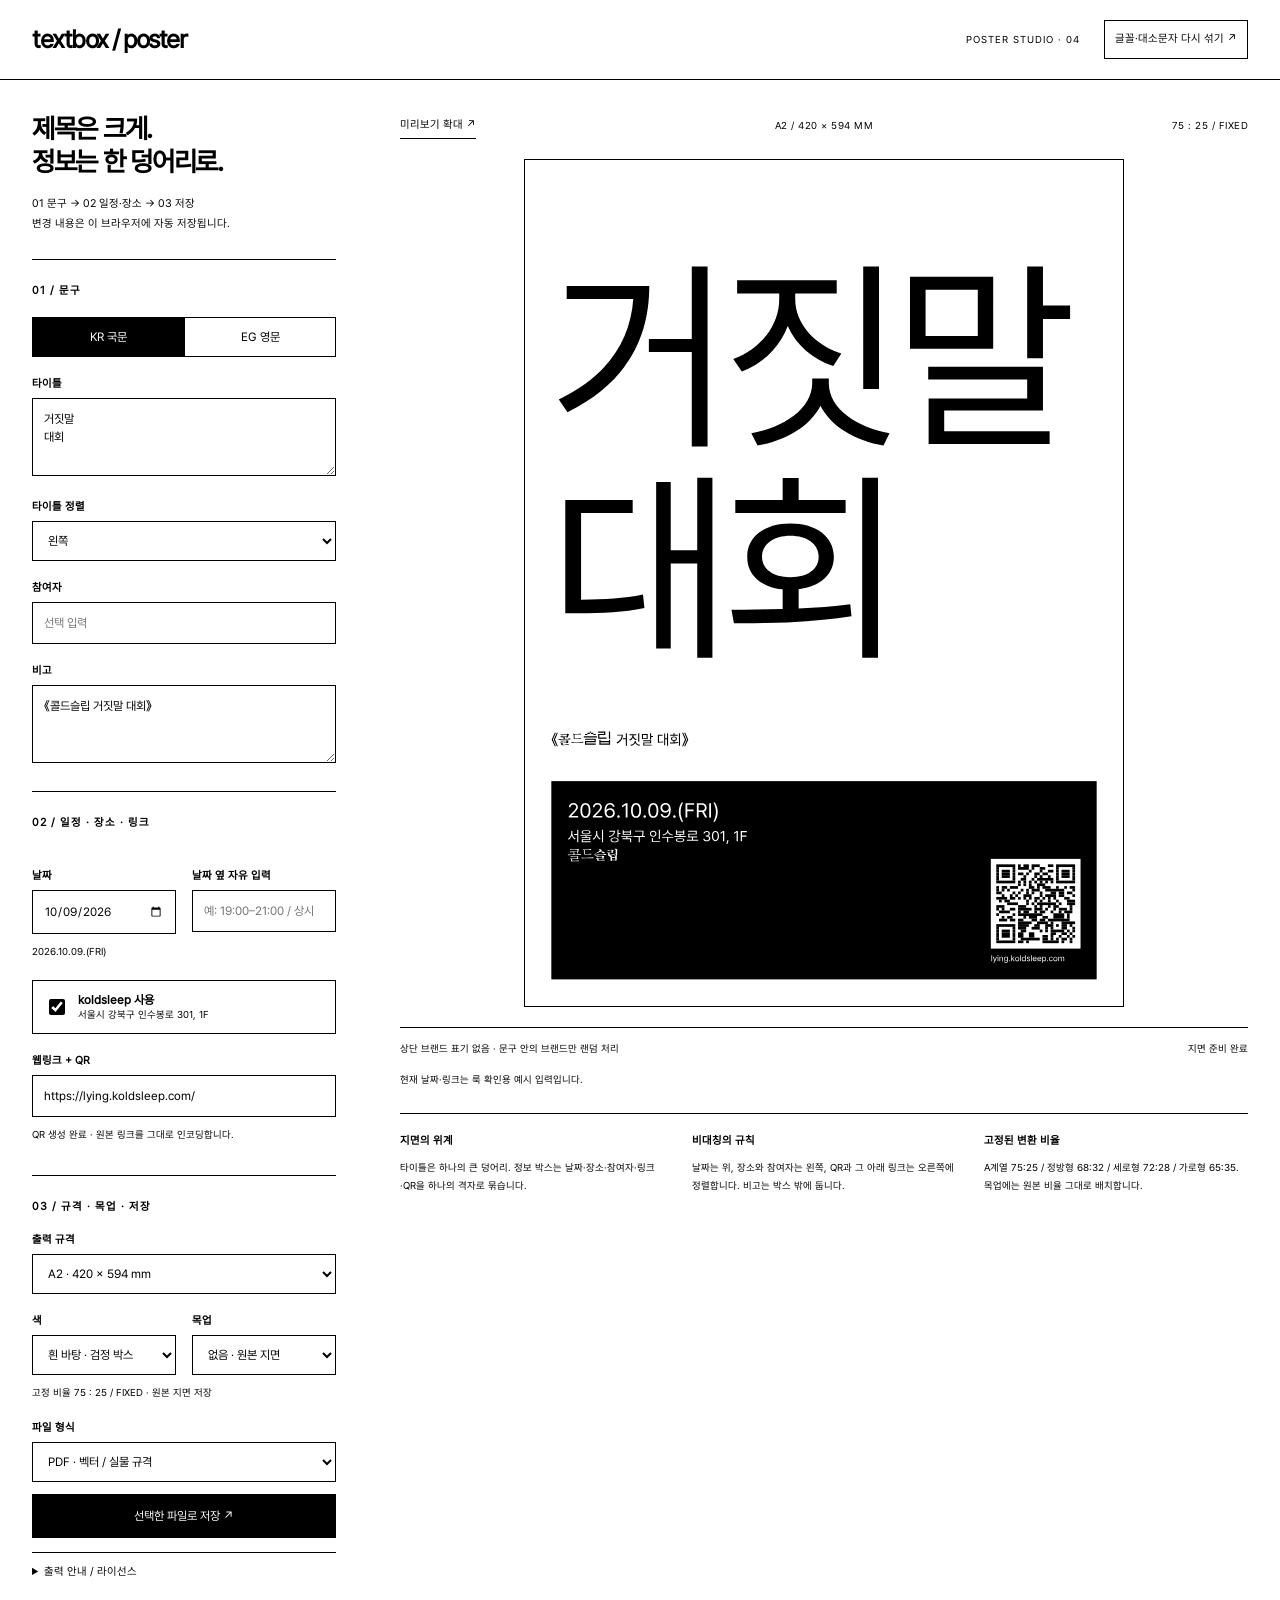
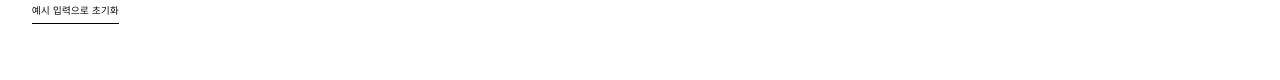
<file: index.html>
<!doctype html><html lang="ko"><head>
<link rel="icon" href="/favicon.ico?v=20261009" sizes="any">
<link rel="icon" type="image/png" sizes="32x32" href="/favicon-32.png?v=20261009">
<link rel="icon" type="image/png" sizes="16x16" href="/favicon-16.png?v=20261009">
<link rel="apple-touch-icon" sizes="180x180" href="/favicon-180.png?v=20261009">
<meta charset="utf-8"><meta name="viewport" content="width=device-width,initial-scale=1,viewport-fit=cover"><meta name="theme-color" content="#ffffff"><title>textbox / Poster Studio</title><link rel="stylesheet" href="poster-studio.css"><script defer src="vendor/opentype.min.js"></script><script defer src="vendor/qrcode.js"></script><script defer src="vendor/qrcode_UTF8.js"></script><script defer src="vendor/jspdf.umd.min.js"></script><script defer src="vendor/svg2pdf.umd.min.js"></script><script defer src="poster-studio.js?v=20261009-link-left"></script></head><body>
<header><a href="#" aria-label="textbox poster studio">textbox / poster</a><span>POSTER STUDIO · 04</span><button id="reroll">글꼴·대소문자 다시 섞기 ↗</button></header>
<main><aside><div class="intro"><h1>제목은 크게.<br>정보는 한 덩어리로.</h1><p>01 문구 → 02 일정·장소 → 03 저장<br>변경 내용은 이 브라우저에 자동 저장됩니다.</p></div>
<section class="controls"><h2>01 / 문구</h2><div class="segmented" aria-label="표기 언어"><button id="kr" class="active" aria-pressed="true">KR 국문</button><button id="eg" aria-pressed="false">EG 영문</button></div><label for="title">타이틀</label><textarea id="title" maxlength="120" rows="3">거짓말
대회</textarea><label for="titleAlign">타이틀 정렬</label><select id="titleAlign"><option value="left">왼쪽</option><option value="center">가운데</option><option value="right">오른쪽</option></select><label for="artist">참여자</label><input id="artist" maxlength="120" placeholder="선택 입력"><label for="summary">비고</label><textarea id="summary" rows="3" maxlength="700" placeholder="선택 입력. 원문은 그대로 보관됩니다.">《콜드슬립 거짓말 대회》</textarea>
<div id="englishPanel" hidden><label for="enMode">영문 입력 방식</label><select id="enMode"><option value="auto">국문을 기본 양식으로 자동 번역</option><option value="manual">영문 직접 입력</option></select><button id="translate" class="wide">국문 → 영문 번역 / 갱신 ↗</button><p id="translationStatus" class="helper" role="status">번역 시 제목·비고·참여자·장소명를 Cloudflare AI로 보냅니다.</p><details><summary>영문 확인·수정 / 고정 양식</summary><label for="enTitle">English title</label><textarea id="enTitle" rows="2" maxlength="180">Lying
Contest</textarea><label for="enArtist">Artist / participants</label><input id="enArtist" maxlength="180"><label for="enSummary">Notes</label><textarea id="enSummary" rows="3" maxlength="1000">Lying Contest</textarea><label for="enVenue">Venue</label><input id="enVenue" maxlength="180" value="koldsleep"><p class="helper">Title → notes → date → participants → venue / address → link. 고정 용어: 콜드슬립 → koldsleep / 거짓말 대회 → Lying Contest. 고유명사의 공식 영문은 직접 확인·수정하세요. The Kitchen의 프로그램 정보 구조를 참고한 자체 양식입니다.</p><button id="copyCaption">영문 프로그램 정보 복사</button></details></div></section>
<section class="controls"><h2>02 / 일정 · 장소 · 링크</h2><div class="two"><div><label for="date">날짜</label><input id="date" type="date" value="2026-10-09"></div><div><label for="time">날짜 옆 자유 입력</label><input id="time" type="text" maxlength="80" value="" placeholder="예: 19:00–21:00 / 상시"></div></div><p id="datePreview" class="helper"></p><label class="check"><input id="defaultVenue" type="checkbox" checked><span>koldsleep 사용<br><small>서울시 강북구 인수봉로 301, 1F</small></span></label><div id="customVenue" hidden><label for="venue">장소 이름</label><input id="venue" maxlength="120" placeholder="장소명"><button id="addressSearch" class="wide">도로명 주소 검색 ↗</button><label for="address">국문 주소</label><input id="address" maxlength="220" placeholder="검색하거나 직접 입력"><label for="addressEn">영문 도로명 주소</label><input id="addressEn" maxlength="250" placeholder="주소 검색 시 함께 채워집니다"><label for="detail">상세 주소 / 층수</label><input id="detail" maxlength="80" placeholder="예: 1F"></div><label for="link">웹링크 + QR</label><input id="link" type="url" maxlength="300" value="https://lying.koldsleep.com/" placeholder="https://"><p id="qrStatus" class="helper">링크 옆에 QR을 자동 생성합니다.</p></section>
<section class="controls"><h2>03 / 규격 · 목업 · 저장</h2><label for="size">출력 규격</label><select id="size"><option value="a2">A2 · 420 × 594 mm</option><option value="a4">A4 · 210 × 297 mm</option><option value="square">웹 정방형 · 1080 × 1080</option><option value="instagram">인스타그램 세로 · 1080 × 1350</option><option value="twitter">트위터 / X · 1600 × 900</option></select><div class="two"><div><label for="theme">색</label><select id="theme"><option value="light">흰 바탕 · 검정 박스</option><option value="dark">검정 바탕 · 흰 박스</option></select></div><div><label for="mockup">목업</label><select id="mockup"><option value="none">없음 · 원본 지면</option><option value="wall">흰색 배경 · 1600 × 2000</option><option value="desk">검정색 배경 · 2000 × 1500</option></select></div></div><div id="mockupMargins" hidden><p class="helper">목업 여백 · 각 방향 0–40%</p><div class="two"><div><label for="marginTop">위 <output id="marginTopValue">15%</output></label><input id="marginTop" type="range" min="0" max="40" value="15"></div><div><label for="marginBottom">아래 <output id="marginBottomValue">15%</output></label><input id="marginBottom" type="range" min="0" max="40" value="15"></div><div><label for="marginLeft">왼쪽 <output id="marginLeftValue">15%</output></label><input id="marginLeft" type="range" min="0" max="40" value="15"></div><div><label for="marginRight">오른쪽 <output id="marginRightValue">15%</output></label><input id="marginRight" type="range" min="0" max="40" value="15"></div></div></div><p id="geometry" class="helper"></p><label for="exportFormat">파일 형식</label><select id="exportFormat"><option value="pdf">PDF · 벡터 / 실물 규격</option><option value="png">PNG · 고화질 / 무손실</option><option value="jpg">JPG · 인쇄 300ppi / 웹 원본 픽셀</option><option value="svg">Illustrator용 SVG · 글자 윤곽선</option><option value="eps">Illustrator용 EPS · 글자 윤곽선</option></select><button id="export" class="primary wide" disabled>폰트 준비 중…</button><p id="exportStatus" class="helper" role="status"></p><details><summary>출력 안내 / 라이선스</summary><p class="helper">A2·A4는 재단 크기, 도련 없음. PNG는 무손실로 저장합니다. A2·A4는 300ppi, 웹·SNS·목업은 가로·세로 2배 픽셀로 저장합니다. JPG는 RGB 300ppi 픽셀 수로 출력합니다. SVG·EPS는 글자를 벡터 윤곽선으로 저장합니다. Illustrator에서 열어 .ai로 저장할 수 있습니다. 고유 .ai 직접 생성은 지원하지 않습니다. PDF도 윤곽선 벡터로 저장합니다.</p><p class="helper">Pretendard / 브랜드 랜덤: Galmuri11 · Song Myung · Gowun Batang · Nanum Myeongjo · VT323 · Old Standard: SIL OFL 1.1. 상업용 제작·인쇄·임베딩·재배포가 허용되는 무료폰트만 사용합니다. <a href="assets/Pretendard-Contest-LICENSE.txt">라이선스 1</a> · <a href="assets/GowunBatang-Contest-LICENSE.txt">2</a> · <a href="assets/Galmuri11-Contest-LICENSE.txt">3</a></p></details><button id="reset" class="text-button">예시 입력으로 초기화</button></section></aside>
<section class="stage"><div class="stage-bar"><button id="zoomPreview" class="text-button">미리보기 확대 ↗</button><span id="formatLabel">A2 / 420 × 594 MM</span><span id="layoutLabel">75 : 25 / FIXED</span></div><div id="previewWrap"><div id="preview" aria-live="polite"></div></div><div class="stage-bottom"><span>상단 브랜드 표기 없음 · 문구 안의 브랜드만 랜덤 처리</span><span id="renderStatus" role="status">무료폰트 준비 중</span></div><p class="sample-note">현재 날짜·링크는 룩 확인용 예시 입력입니다.</p><div class="review"><div><b>지면의 위계</b><p>타이틀은 하나의 큰 덩어리. 정보 박스는 날짜·장소·참여자·링크·QR을 하나의 격자로 묶습니다.</p></div><div><b>비대칭의 규칙</b><p>날짜는 위, 장소와 참여자는 왼쪽, QR과 그 아래 링크는 오른쪽에 정렬합니다. 비고는 박스 밖에 둡니다.</p></div><div><b>고정된 변환 비율</b><p>A계열 75:25 / 정방형 68:32 / 세로형 72:28 / 가로형 65:35. 목업에는 원본 비율 그대로 배치합니다.</p></div></div></section></main>
<dialog id="zoomDialog"><div class="dialog-header"><strong>포스터 확대 보기</strong><button id="closeZoom">닫기</button></div><div id="zoomContent"></div></dialog><dialog id="addressDialog"><div class="dialog-header"><strong>주소 검색</strong><button id="closeAddress">닫기</button></div><div id="addressLayer"></div><p class="helper">주소 검색어는 Kakao 우편번호 서비스로 전송됩니다.</p></dialog><dialog id="downloadDialog"><h2>파일 준비 완료</h2><p id="downloadInfo"></p><a id="downloadLink" class="primary wide" download>파일 저장</a><button id="shareFile" class="wide">공유 / 파일에 저장</button><button id="closeDownload" class="wide">닫기</button></dialog>
</body></html>
</file>
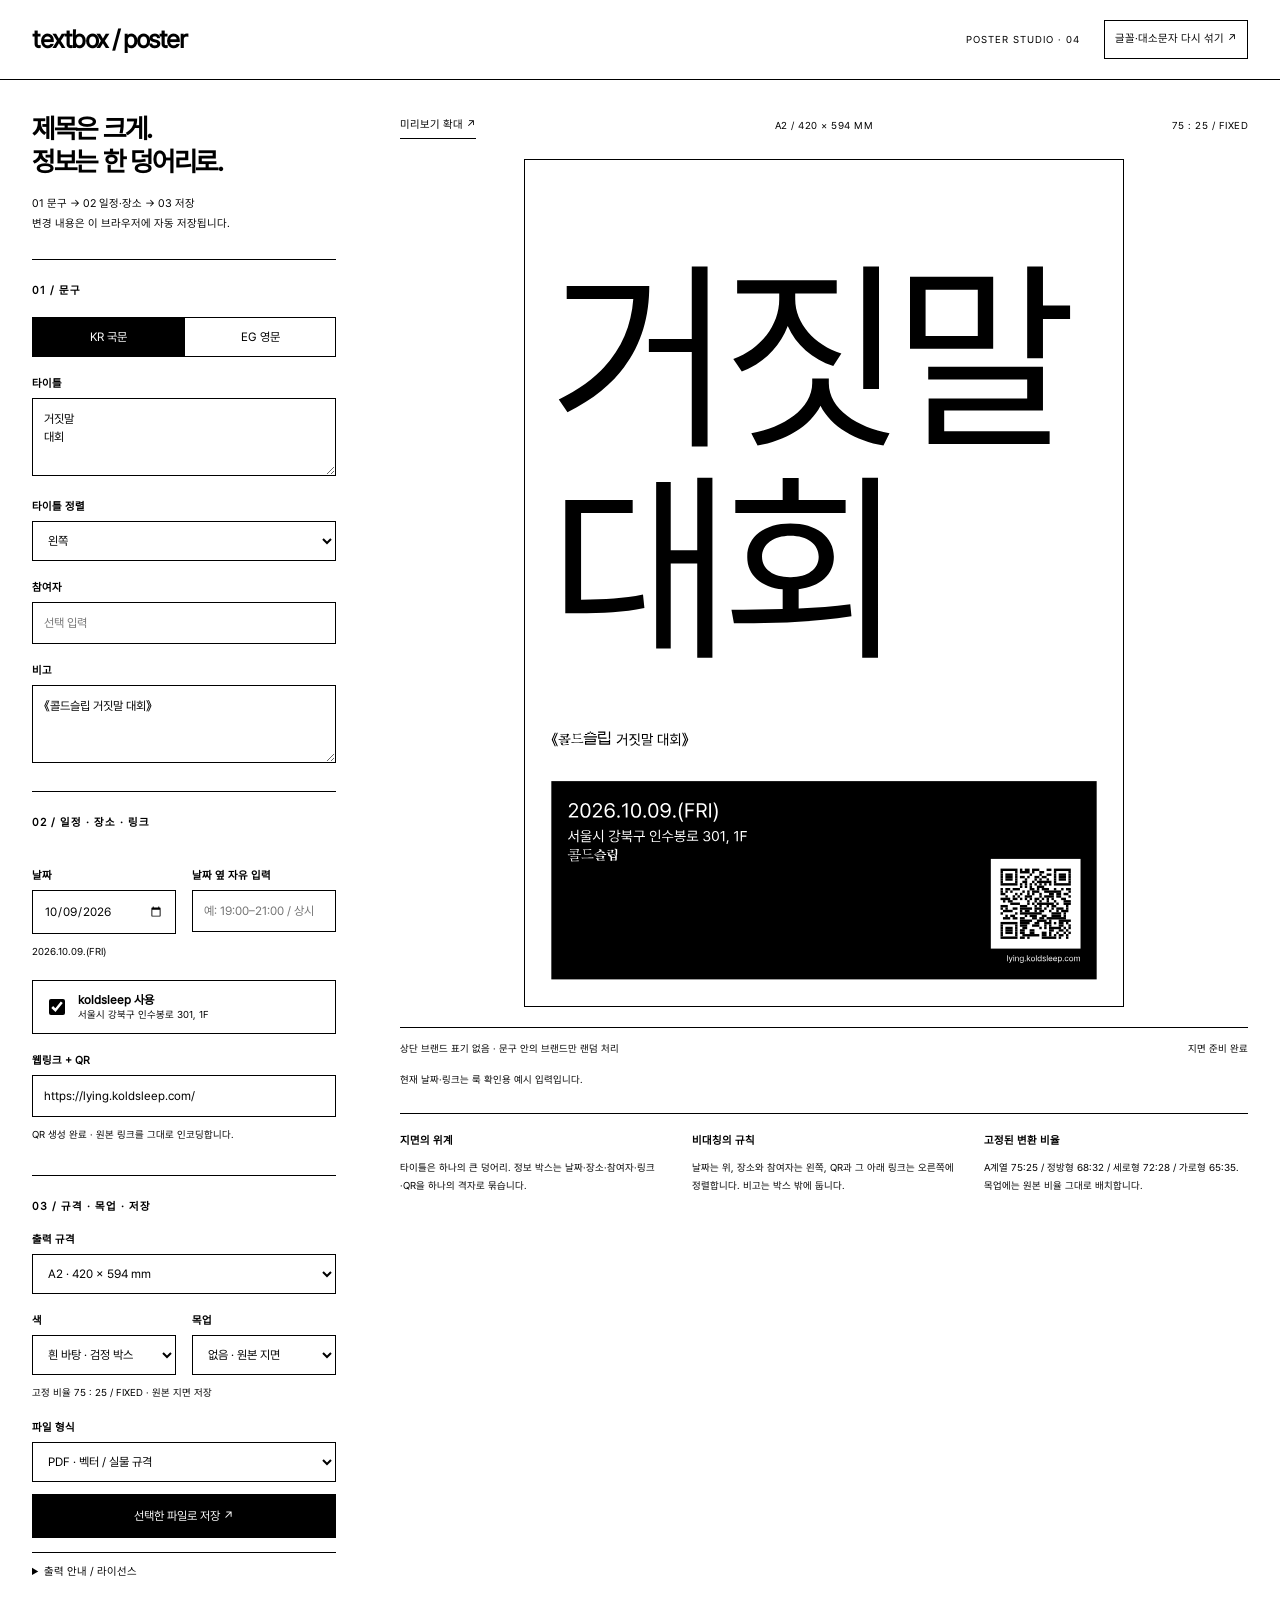
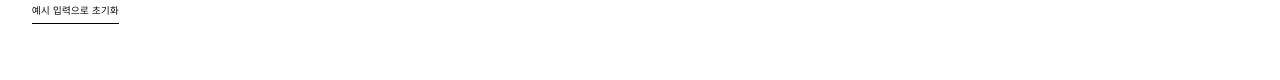
<file: posterstudio-github-pages/index.html>
<!doctype html><html lang="ko"><head>
<link rel="icon" href="/favicon.ico?v=20261009" sizes="any">
<link rel="icon" type="image/png" sizes="32x32" href="/favicon-32.png?v=20261009">
<link rel="icon" type="image/png" sizes="16x16" href="/favicon-16.png?v=20261009">
<link rel="apple-touch-icon" sizes="180x180" href="/favicon-180.png?v=20261009">
<meta charset="utf-8"><meta name="viewport" content="width=device-width,initial-scale=1,viewport-fit=cover"><meta name="theme-color" content="#ffffff"><title>textbox / Poster Studio</title><link rel="stylesheet" href="poster-studio.css"><script defer src="vendor/opentype.min.js"></script><script defer src="vendor/qrcode.js"></script><script defer src="vendor/qrcode_UTF8.js"></script><script defer src="vendor/jspdf.umd.min.js"></script><script defer src="vendor/svg2pdf.umd.min.js"></script><script defer src="poster-studio.js"></script></head><body>
<header><a href="#" aria-label="textbox poster studio">textbox / poster</a><span>POSTER STUDIO · 04</span><button id="reroll">글꼴·대소문자 다시 섞기 ↗</button></header>
<main><aside><div class="intro"><h1>제목은 크게.<br>정보는 한 덩어리로.</h1><p>01 문구 → 02 일정·장소 → 03 저장<br>변경 내용은 이 브라우저에 자동 저장됩니다.</p></div>
<section class="controls"><h2>01 / 문구</h2><div class="segmented" aria-label="표기 언어"><button id="kr" class="active" aria-pressed="true">KR 국문</button><button id="eg" aria-pressed="false">EG 영문</button></div><label for="title">타이틀</label><textarea id="title" maxlength="120" rows="3">거짓말
대회</textarea><label for="titleAlign">타이틀 정렬</label><select id="titleAlign"><option value="left">왼쪽</option><option value="center">가운데</option><option value="right">오른쪽</option></select><label for="artist">참여자</label><input id="artist" maxlength="120" placeholder="선택 입력"><label for="summary">비고</label><textarea id="summary" rows="3" maxlength="700" placeholder="선택 입력. 원문은 그대로 보관됩니다.">《콜드슬립 거짓말 대회》</textarea>
<div id="englishPanel" hidden><label for="enMode">영문 입력 방식</label><select id="enMode"><option value="auto">국문을 기본 양식으로 자동 번역</option><option value="manual">영문 직접 입력</option></select><button id="translate" class="wide">국문 → 영문 번역 / 갱신 ↗</button><p id="translationStatus" class="helper" role="status">번역 시 제목·비고·참여자·장소명를 Cloudflare AI로 보냅니다.</p><details><summary>영문 확인·수정 / 고정 양식</summary><label for="enTitle">English title</label><textarea id="enTitle" rows="2" maxlength="180">Lying
Contest</textarea><label for="enArtist">Artist / participants</label><input id="enArtist" maxlength="180"><label for="enSummary">Notes</label><textarea id="enSummary" rows="3" maxlength="1000">Lying Contest</textarea><label for="enVenue">Venue</label><input id="enVenue" maxlength="180" value="koldsleep"><p class="helper">Title → notes → date → participants → venue / address → link. 고정 용어: 콜드슬립 → koldsleep / 거짓말 대회 → Lying Contest. 고유명사의 공식 영문은 직접 확인·수정하세요. The Kitchen의 프로그램 정보 구조를 참고한 자체 양식입니다.</p><button id="copyCaption">영문 프로그램 정보 복사</button></details></div></section>
<section class="controls"><h2>02 / 일정 · 장소 · 링크</h2><div class="two"><div><label for="date">날짜</label><input id="date" type="date" value="2026-10-09"></div><div><label for="time">날짜 옆 자유 입력</label><input id="time" type="text" maxlength="80" value="" placeholder="예: 19:00–21:00 / 상시"></div></div><p id="datePreview" class="helper"></p><label class="check"><input id="defaultVenue" type="checkbox" checked><span>koldsleep 사용<br><small>서울시 강북구 인수봉로 301, 1F</small></span></label><div id="customVenue" hidden><label for="venue">장소 이름</label><input id="venue" maxlength="120" placeholder="장소명"><button id="addressSearch" class="wide">도로명 주소 검색 ↗</button><label for="address">국문 주소</label><input id="address" maxlength="220" placeholder="검색하거나 직접 입력"><label for="addressEn">영문 도로명 주소</label><input id="addressEn" maxlength="250" placeholder="주소 검색 시 함께 채워집니다"><label for="detail">상세 주소 / 층수</label><input id="detail" maxlength="80" placeholder="예: 1F"></div><label for="link">웹링크 + QR</label><input id="link" type="url" maxlength="300" value="https://lying.koldsleep.com/" placeholder="https://"><p id="qrStatus" class="helper">링크 옆에 QR을 자동 생성합니다.</p></section>
<section class="controls"><h2>03 / 규격 · 목업 · 저장</h2><label for="size">출력 규격</label><select id="size"><option value="a2">A2 · 420 × 594 mm</option><option value="a4">A4 · 210 × 297 mm</option><option value="square">웹 정방형 · 1080 × 1080</option><option value="instagram">인스타그램 세로 · 1080 × 1350</option><option value="twitter">트위터 / X · 1600 × 900</option></select><div class="two"><div><label for="theme">색</label><select id="theme"><option value="light">흰 바탕 · 검정 박스</option><option value="dark">검정 바탕 · 흰 박스</option></select></div><div><label for="mockup">목업</label><select id="mockup"><option value="none">없음 · 원본 지면</option><option value="wall">흰색 배경 · 1600 × 2000</option><option value="desk">검정색 배경 · 2000 × 1500</option></select></div></div><div id="mockupMargins" hidden><p class="helper">목업 여백 · 각 방향 0–40%</p><div class="two"><div><label for="marginTop">위 <output id="marginTopValue">15%</output></label><input id="marginTop" type="range" min="0" max="40" value="15"></div><div><label for="marginBottom">아래 <output id="marginBottomValue">15%</output></label><input id="marginBottom" type="range" min="0" max="40" value="15"></div><div><label for="marginLeft">왼쪽 <output id="marginLeftValue">15%</output></label><input id="marginLeft" type="range" min="0" max="40" value="15"></div><div><label for="marginRight">오른쪽 <output id="marginRightValue">15%</output></label><input id="marginRight" type="range" min="0" max="40" value="15"></div></div></div><p id="geometry" class="helper"></p><label for="exportFormat">파일 형식</label><select id="exportFormat"><option value="pdf">PDF · 벡터 / 실물 규격</option><option value="jpg">JPG · 인쇄 300ppi / 웹 원본 픽셀</option><option value="svg">Illustrator용 SVG · 글자 윤곽선</option><option value="eps">Illustrator용 EPS · 글자 윤곽선</option></select><button id="export" class="primary wide" disabled>폰트 준비 중…</button><p id="exportStatus" class="helper" role="status"></p><details><summary>출력 안내 / 라이선스</summary><p class="helper">A2·A4는 재단 크기, 도련 없음. JPG는 RGB 300ppi 픽셀 수로 출력합니다. SVG·EPS는 글자를 벡터 윤곽선으로 저장합니다. Illustrator에서 열어 .ai로 저장할 수 있습니다. 고유 .ai 직접 생성은 지원하지 않습니다. PDF도 윤곽선 벡터로 저장합니다.</p><p class="helper">Pretendard / 브랜드 랜덤: Galmuri11 · Song Myung · Gowun Batang · Nanum Myeongjo · VT323 · Old Standard: SIL OFL 1.1. 상업용 제작·인쇄·임베딩·재배포가 허용되는 무료폰트만 사용합니다. <a href="assets/Pretendard-Contest-LICENSE.txt">라이선스 1</a> · <a href="assets/GowunBatang-Contest-LICENSE.txt">2</a> · <a href="assets/Galmuri11-Contest-LICENSE.txt">3</a></p></details><button id="reset" class="text-button">예시 입력으로 초기화</button></section></aside>
<section class="stage"><div class="stage-bar"><button id="zoomPreview" class="text-button">미리보기 확대 ↗</button><span id="formatLabel">A2 / 420 × 594 MM</span><span id="layoutLabel">75 : 25 / FIXED</span></div><div id="previewWrap"><div id="preview" aria-live="polite"></div></div><div class="stage-bottom"><span>상단 브랜드 표기 없음 · 문구 안의 브랜드만 랜덤 처리</span><span id="renderStatus" role="status">무료폰트 준비 중</span></div><p class="sample-note">현재 날짜·링크는 룩 확인용 예시 입력입니다.</p><div class="review"><div><b>지면의 위계</b><p>타이틀은 하나의 큰 덩어리. 정보 박스는 날짜·장소·참여자·링크·QR을 하나의 격자로 묶습니다.</p></div><div><b>비대칭의 규칙</b><p>날짜는 위, 장소와 참여자는 왼쪽, QR과 그 아래 링크는 오른쪽에 정렬합니다. 비고는 박스 밖에 둡니다.</p></div><div><b>고정된 변환 비율</b><p>A계열 75:25 / 정방형 68:32 / 세로형 72:28 / 가로형 65:35. 목업에는 원본 비율 그대로 배치합니다.</p></div></div></section></main>
<dialog id="zoomDialog"><div class="dialog-header"><strong>포스터 확대 보기</strong><button id="closeZoom">닫기</button></div><div id="zoomContent"></div></dialog><dialog id="addressDialog"><div class="dialog-header"><strong>주소 검색</strong><button id="closeAddress">닫기</button></div><div id="addressLayer"></div><p class="helper">주소 검색어는 Kakao 우편번호 서비스로 전송됩니다.</p></dialog><dialog id="downloadDialog"><h2>파일 준비 완료</h2><p id="downloadInfo"></p><a id="downloadLink" class="primary wide" download>파일 저장</a><button id="shareFile" class="wide">공유 / 파일에 저장</button><button id="closeDownload" class="wide">닫기</button></dialog>
</body></html>
</file>
<file: poster-studio.css>
@font-face{font-family:StudioSans;src:url(assets/Pretendard-Contest.otf)}*{box-sizing:border-box}body{margin:0;background:#fff;color:#000;font-family:StudioSans,sans-serif}button,input,textarea,select{font:inherit}header{display:flex;align-items:center;gap:24px;border-bottom:1px solid #000;padding:18px 28px}header a{font-size:25px;letter-spacing:-1.5px;font-weight:bold;color:#000;text-decoration:none}header span{margin-left:auto;font-size:10px;letter-spacing:1px}header button{font-size:11px}main{display:grid;grid-template-columns:320px minmax(0,1fr);gap:45px;padding:28px;max-width:1500px;margin:auto}aside{min-width:0}.intro h1{font-size:27px;letter-spacing:-1.3px;line-height:1.25;margin:0 0 15px}.intro p{font-size:11px;color:#000;line-height:1.6;margin-bottom:25px}.controls{padding:18px 0;border-top:1px solid #000}.controls h2{font-size:11px;margin:0 0 16px;letter-spacing:1px}label{display:block;font-size:11px;font-weight:bold;margin:15px 0 6px}input,textarea,select{width:100%;min-width:0;border:1px solid #000;border-radius:0;background:transparent;color:#000;padding:9px;font-size:12px}textarea{resize:vertical;line-height:1.5}button{background:transparent;border:1px solid #000;border-radius:0;padding:10px;cursor:pointer;font-size:12px}button:disabled{opacity:.45;cursor:default}.segmented{display:grid;grid-template-columns:1fr 1fr}.segmented button.active,.primary{background:#000;border-color:#000;color:#fff}.wide{display:block;width:100%;margin-top:12px;text-align:center;text-decoration:none;font-size:12px;padding:12px}.two{display:grid;grid-template-columns:1fr 1fr;gap:10px}.helper{font-size:10px;line-height:1.7;color:#000;margin:8px 0}.check{display:flex;align-items:center;gap:10px;border:1px solid #000;padding:12px;font-size:12px}.check input{width:16px;height:16px;accent-color:#000}.check small{font-size:10px;font-weight:400}details{border-top:1px solid #000;margin-top:14px;padding-top:12px}summary{font-size:11px;cursor:pointer}#englishPanel{border-left:2px solid #000;padding-left:13px;margin-top:14px}.stage{min-width:0;align-self:start;position:sticky;top:20px}.stage-bar,.stage-bottom{display:flex;justify-content:space-between;gap:15px;font-size:10px;letter-spacing:.5px;margin-bottom:14px}.stage-bottom{border-top:1px solid #000;padding-top:12px;margin-top:20px;color:#000;letter-spacing:0}#previewWrap{min-height:200px;display:grid;place-items:center}#preview{width:min(100%,600px);box-shadow:none}#preview.landscape{width:100%}#preview.mockup{width:min(100%,640px)}#preview svg{display:block;width:100%;height:auto}.review{display:grid;grid-template-columns:repeat(3,1fr);gap:20px;border-top:1px solid #000;padding-top:15px;margin-top:25px}.review b{font-size:11px}.review p,.sample-note{font-size:10px;line-height:1.7;color:#000}.text-button{border:0;border-bottom:1px solid #000;padding:5px 0;font-size:10px;margin-top:20px}dialog{background:#fff;color:#000;border:1px solid #000;padding:20px;width:min(95vw,500px)}dialog::backdrop{background:#000}.dialog-header{display:flex;justify-content:space-between;align-items:center;margin-bottom:12px}#addressLayer{width:100%;height:440px}#downloadInfo{font-size:12px;line-height:1.7}#downloadDialog h2{font-size:20px}a{color:inherit}button:focus-visible,input:focus-visible,textarea:focus-visible,select:focus-visible,a:focus-visible,summary:focus-visible{outline:3px solid #000;outline-offset:3px}[hidden]{display:none!important}@media(max-width:850px){header{padding:15px 18px;gap:10px}header a{font-size:22px}header span{display:none}header button{margin-left:auto;max-width:140px;font-size:10px}main{display:flex;flex-direction:column;padding:18px;gap:24px}.stage{position:static;order:-1}.intro{display:none}.review{display:none}.stage-bottom{font-size:9px}aside{width:100%}.controls{padding:20px 0}input,textarea,select{font-size:16px}button{min-height:42px}.helper{font-size:11px}label{font-size:12px}#preview{width:min(100%,440px)}}

/* Monochrome spacing system */
body{background:#fff;color:#000}header{padding:20px 32px;border-color:#000}main{gap:64px;padding:32px;grid-template-columns:304px minmax(0,1fr)}.controls{padding:24px 0;border-color:#000}.controls h2{margin-bottom:20px}label{margin:20px 0 8px}input,textarea,select{background:#fff;border-color:#000;padding:11px;line-height:1.5}.helper{line-height:1.8}.intro p{line-height:1.8}.stage-bar{margin-bottom:20px}.stage-bottom{line-height:1.7}.review{gap:28px}.review p{line-height:1.8}#preview{box-shadow:none;border:1px solid #000}input[type=range]{padding:0;accent-color:#000}output{float:right;font-weight:400}.two{gap:16px}button{border-color:#000;line-height:1.5}button:disabled{opacity:1;color:#000;background:#fff}#mockupMargins{border-top:1px solid #000;margin-top:20px;padding-top:8px}@media(max-width:850px){main{display:flex;padding:20px;gap:32px}header{padding:16px 20px}.controls{padding:24px 0}.stage{position:static}input,textarea,select{font-size:16px}label{margin-top:20px}}

.stage-bar{align-items:center;flex-wrap:wrap}.stage-bar .text-button{margin:0;font-size:11px}#zoomDialog{width:min(96vw,1100px);max-height:94vh}#zoomContent{overflow:auto}#zoomContent svg{display:block;width:100%;height:auto}
</file>
<file: posterstudio-github-pages/poster-studio.css>
@font-face{font-family:StudioSans;src:url(assets/Pretendard-Contest.otf)}*{box-sizing:border-box}body{margin:0;background:#fff;color:#000;font-family:StudioSans,sans-serif}button,input,textarea,select{font:inherit}header{display:flex;align-items:center;gap:24px;border-bottom:1px solid #000;padding:18px 28px}header a{font-size:25px;letter-spacing:-1.5px;font-weight:bold;color:#000;text-decoration:none}header span{margin-left:auto;font-size:10px;letter-spacing:1px}header button{font-size:11px}main{display:grid;grid-template-columns:320px minmax(0,1fr);gap:45px;padding:28px;max-width:1500px;margin:auto}aside{min-width:0}.intro h1{font-size:27px;letter-spacing:-1.3px;line-height:1.25;margin:0 0 15px}.intro p{font-size:11px;color:#000;line-height:1.6;margin-bottom:25px}.controls{padding:18px 0;border-top:1px solid #000}.controls h2{font-size:11px;margin:0 0 16px;letter-spacing:1px}label{display:block;font-size:11px;font-weight:bold;margin:15px 0 6px}input,textarea,select{width:100%;min-width:0;border:1px solid #000;border-radius:0;background:transparent;color:#000;padding:9px;font-size:12px}textarea{resize:vertical;line-height:1.5}button{background:transparent;border:1px solid #000;border-radius:0;padding:10px;cursor:pointer;font-size:12px}button:disabled{opacity:.45;cursor:default}.segmented{display:grid;grid-template-columns:1fr 1fr}.segmented button.active,.primary{background:#000;border-color:#000;color:#fff}.wide{display:block;width:100%;margin-top:12px;text-align:center;text-decoration:none;font-size:12px;padding:12px}.two{display:grid;grid-template-columns:1fr 1fr;gap:10px}.helper{font-size:10px;line-height:1.7;color:#000;margin:8px 0}.check{display:flex;align-items:center;gap:10px;border:1px solid #000;padding:12px;font-size:12px}.check input{width:16px;height:16px;accent-color:#000}.check small{font-size:10px;font-weight:400}details{border-top:1px solid #000;margin-top:14px;padding-top:12px}summary{font-size:11px;cursor:pointer}#englishPanel{border-left:2px solid #000;padding-left:13px;margin-top:14px}.stage{min-width:0;align-self:start;position:sticky;top:20px}.stage-bar,.stage-bottom{display:flex;justify-content:space-between;gap:15px;font-size:10px;letter-spacing:.5px;margin-bottom:14px}.stage-bottom{border-top:1px solid #000;padding-top:12px;margin-top:20px;color:#000;letter-spacing:0}#previewWrap{min-height:200px;display:grid;place-items:center}#preview{width:min(100%,600px);box-shadow:none}#preview.landscape{width:100%}#preview.mockup{width:min(100%,640px)}#preview svg{display:block;width:100%;height:auto}.review{display:grid;grid-template-columns:repeat(3,1fr);gap:20px;border-top:1px solid #000;padding-top:15px;margin-top:25px}.review b{font-size:11px}.review p,.sample-note{font-size:10px;line-height:1.7;color:#000}.text-button{border:0;border-bottom:1px solid #000;padding:5px 0;font-size:10px;margin-top:20px}dialog{background:#fff;color:#000;border:1px solid #000;padding:20px;width:min(95vw,500px)}dialog::backdrop{background:#000}.dialog-header{display:flex;justify-content:space-between;align-items:center;margin-bottom:12px}#addressLayer{width:100%;height:440px}#downloadInfo{font-size:12px;line-height:1.7}#downloadDialog h2{font-size:20px}a{color:inherit}button:focus-visible,input:focus-visible,textarea:focus-visible,select:focus-visible,a:focus-visible,summary:focus-visible{outline:3px solid #000;outline-offset:3px}[hidden]{display:none!important}@media(max-width:850px){header{padding:15px 18px;gap:10px}header a{font-size:22px}header span{display:none}header button{margin-left:auto;max-width:140px;font-size:10px}main{display:flex;flex-direction:column;padding:18px;gap:24px}.stage{position:static;order:-1}.intro{display:none}.review{display:none}.stage-bottom{font-size:9px}aside{width:100%}.controls{padding:20px 0}input,textarea,select{font-size:16px}button{min-height:42px}.helper{font-size:11px}label{font-size:12px}#preview{width:min(100%,440px)}}

/* Monochrome spacing system */
body{background:#fff;color:#000}header{padding:20px 32px;border-color:#000}main{gap:64px;padding:32px;grid-template-columns:304px minmax(0,1fr)}.controls{padding:24px 0;border-color:#000}.controls h2{margin-bottom:20px}label{margin:20px 0 8px}input,textarea,select{background:#fff;border-color:#000;padding:11px;line-height:1.5}.helper{line-height:1.8}.intro p{line-height:1.8}.stage-bar{margin-bottom:20px}.stage-bottom{line-height:1.7}.review{gap:28px}.review p{line-height:1.8}#preview{box-shadow:none;border:1px solid #000}input[type=range]{padding:0;accent-color:#000}output{float:right;font-weight:400}.two{gap:16px}button{border-color:#000;line-height:1.5}button:disabled{opacity:1;color:#000;background:#fff}#mockupMargins{border-top:1px solid #000;margin-top:20px;padding-top:8px}@media(max-width:850px){main{display:flex;padding:20px;gap:32px}header{padding:16px 20px}.controls{padding:24px 0}.stage{position:static}input,textarea,select{font-size:16px}label{margin-top:20px}}

.stage-bar{align-items:center;flex-wrap:wrap}.stage-bar .text-button{margin:0;font-size:11px}#zoomDialog{width:min(96vw,1100px);max-height:94vh}#zoomContent{overflow:auto}#zoomContent svg{display:block;width:100%;height:auto}
</file>
